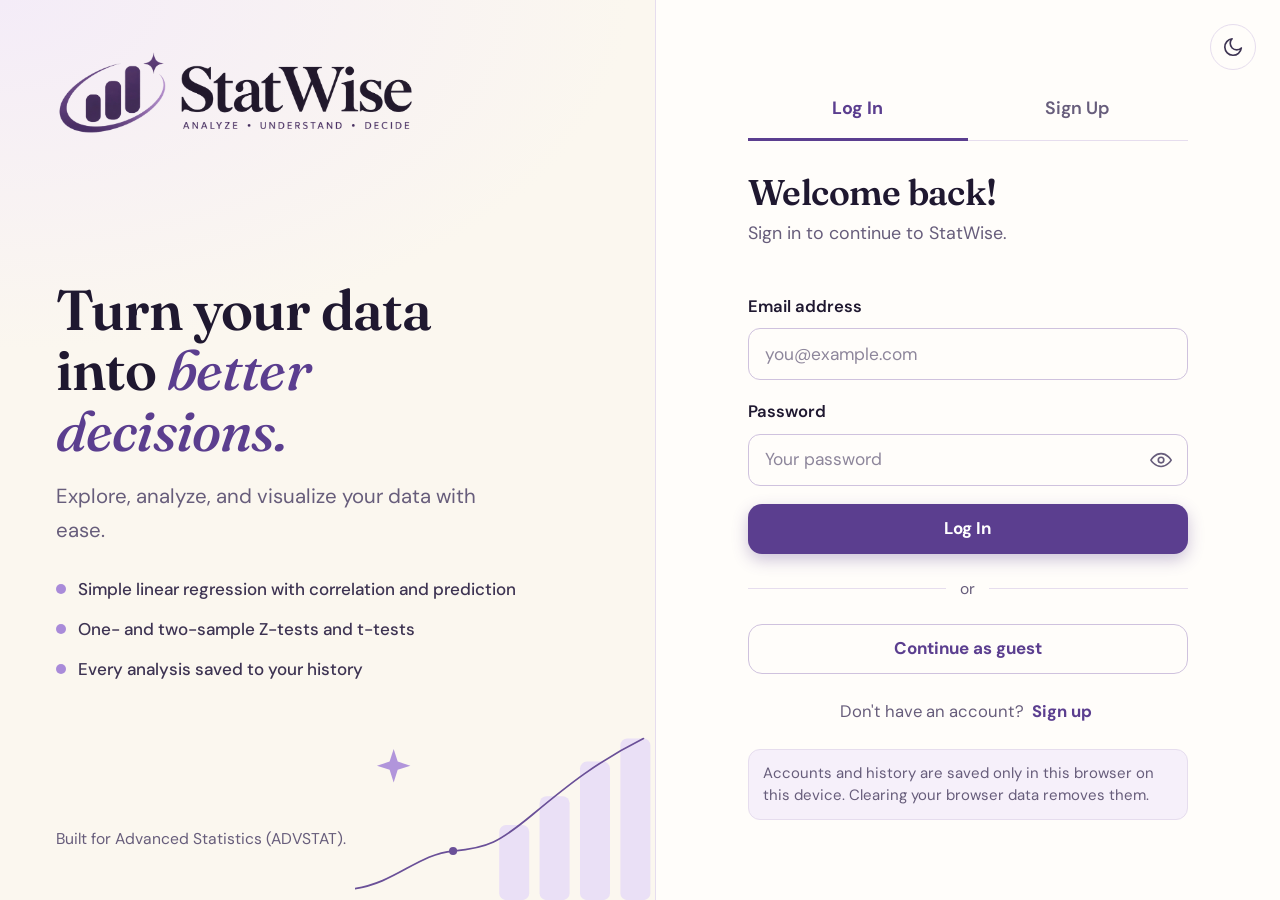
<file: StatWise/index.html>
<!DOCTYPE html>
<html lang="en">
<head>
    <meta charset="UTF-8">
    <meta name="viewport" content="width=device-width, initial-scale=1.0">
    <title>Dashboard | StatWise</title>
    <link rel="icon" type="image/png" href="assets/logo-mark-light.png">

    <script src="js/core.js"></script>
    <link rel="stylesheet" href="css/style.css">
    <link rel="stylesheet" href="css/pages.css">
    <script src="js/app.js" defer></script>
    <script src="js/charts.js" defer></script>
    <script src="js/dashboard.js" defer></script>
</head>
<body data-nav="dashboard" data-section="Workspace" data-title="Dashboard">

<div class="app-shell">
    <aside class="sidebar" id="sidebar"></aside>

    <div class="main-content">
        <header class="topbar" id="topbar"></header>

        <main class="page-content">

            <!-- GREETING -->
            <section class="greeting">
                <h1 id="greeting">Welcome!</h1>
                <p>Here's your statistics workspace at a glance.</p>
            </section>

            <!-- STATS (calculated from your analysis history) -->
            <section class="stat-grid" aria-label="Your activity">
                <div class="stat-card">
                    <div>
                        <span class="stat-label">Analyses Run</span>
                        <span class="stat-value" id="statTotal">0</span>
                        <span class="stat-delta flat" id="statTotalDelta">Nothing yet</span>
                    </div>
                    <div class="card-icon" data-icon="history"></div>
                </div>
                <div class="stat-card">
                    <div>
                        <span class="stat-label">Regression Analyses</span>
                        <span class="stat-value" id="statRegression">0</span>
                        <span class="stat-delta flat" id="statRegressionDelta">Nothing yet</span>
                    </div>
                    <div class="card-icon" data-icon="regression"></div>
                </div>
                <div class="stat-card">
                    <div>
                        <span class="stat-label">Hypothesis Tests</span>
                        <span class="stat-value" id="statHypothesis">0</span>
                        <span class="stat-delta flat" id="statHypothesisDelta">Nothing yet</span>
                    </div>
                    <div class="card-icon" data-icon="hypothesis"></div>
                </div>
            </section>

            <!-- ACTIVITY + CTA -->
            <section class="dash-grid">
                <article class="card">
                    <div class="card-head">
                        <div>
                            <span class="eyebrow">Activity</span>
                            <h2 style="font-size:1.5rem">Analytics Overview</h2>
                        </div>
                        <span class="badge">Last 7 days</span>
                    </div>
                    <div id="activityChart"></div>
                    <p class="chart-caption" id="activityCaption"></p>
                </article>

                <article class="cta-card">
                    <h2>Ready for your next analysis?</h2>
                    <p>Pick a tool, load sample data, and see the results in seconds.</p>
                    <a href="regression.html" class="btn btn-primary">Start with regression &rarr;</a>
                    <div class="cta-bars" aria-hidden="true"><span></span><span></span><span></span></div>
                </article>
            </section>

            <!-- TOOLS -->
            <section id="analysis-tools">
                <div class="section-heading">
                    <div>
                        <span class="eyebrow">Analysis tools</span>
                        <h2>What would you like to analyze?</h2>
                    </div>
                </div>

                <div class="tool-grid">
                    <article class="tool-card">
                        <div class="tool-card-top">
                            <div class="card-icon" data-icon="regression"></div>
                            <span class="badge primary">Relationships</span>
                        </div>
                        <h3>Simple Linear Regression</h3>
                        <p>Explore how two variables relate. Get the regression equation and correlation
                           coefficient, then see your data in a scatter plot.</p>
                        <div class="chip-row">
                            <span class="chip">Regression equation</span>
                            <span class="chip">Pearson's r</span>
                            <span class="chip">Scatter plot</span>
                        </div>
                        <a href="regression.html" class="tool-link">Open regression tool &rarr;</a>
                    </article>

                    <article class="tool-card">
                        <div class="tool-card-top">
                            <div class="card-icon" data-icon="hypothesis"></div>
                            <span class="badge primary">Test a claim</span>
                        </div>
                        <h3>Hypothesis Testing</h3>
                        <p>Evaluate a claim with a one- or two-sample Z-test or t-test. Choose α and the
                           tail, then see the critical value and decision.</p>
                        <div class="chip-row">
                            <span class="chip">Z &amp; t tests</span>
                            <span class="chip">Critical values</span>
                            <span class="chip">Bell curve</span>
                        </div>
                        <a href="hypothesis.html" class="tool-link">Open hypothesis tool &rarr;</a>
                    </article>
                </div>
            </section>

            <!-- RECENT + CONCEPT -->
            <section class="two-col">
                <article class="card">
                    <div class="card-head">
                        <div>
                            <span class="eyebrow">Recent</span>
                            <h3>Latest analyses</h3>
                        </div>
                        <a href="history.html" class="btn btn-ghost btn-sm">View all</a>
                    </div>
                    <div id="recentList" class="recent-list"></div>
                </article>

                <article class="card">
                    <div class="card-head">
                        <div>
                            <span class="eyebrow">Getting started</span>
                            <h3>Your quick-start guide</h3>
                        </div>
                    </div>
                    <div class="steps-list">
                        <div class="step">
                            <span class="step-number">1</span>
                            <div><h4>Prepare your data</h4>
                                <p>Organize your observations and check for missing or invalid values.</p></div>
                        </div>
                        <div class="step">
                            <span class="step-number">2</span>
                            <div><h4>Choose an analysis</h4>
                                <p>Use regression to study a relationship or hypothesis testing to evaluate a claim.</p></div>
                        </div>
                        <div class="step">
                            <span class="step-number">3</span>
                            <div><h4>Interpret the results</h4>
                                <p>Review the numbers, the graph and the plain-language explanation. Read
                                   <a href="module7.html" style="color:var(--link);font-weight:700">Module 7</a> and
                                   <a href="module9.html" style="color:var(--link);font-weight:700">Module 9</a> for the theory.</p></div>
                        </div>
                    </div>
                </article>
            </section>

            <section class="card" style="margin-top:20px">
                <div class="concept-content">
                    <div class="concept-symbol">r</div>
                    <div>
                        <span class="eyebrow">Did you know?</span>
                        <h3>Correlation is not causation.</h3>
                        <p>Two variables can move together without one causing the other. Always consider
                           context before drawing conclusions.</p>
                    </div>
                </div>
            </section>

            <footer class="page-footer">
                <span>&copy; <span data-year></span> StatWise</span>
                <span>Analyze &middot; Understand &middot; Decide</span>
                <a href="about.html">About this project</a>
            </footer>
        </main>
    </div>
</div>

<div class="sidebar-overlay" id="sidebarOverlay"></div>
</body>
</html>
</file>
<file: StatWise/css/style.css>
/* ==========================================================
   STATWISE — GLOBAL STYLES
   Design tokens (light + dark), base, layout, components.
   Palette is taken from the StatWise logo: deep aubergine
   text, royal purple bars, lilac highlights, warm cream paper.
   ========================================================== */

@import url('https://fonts.googleapis.com/css2?family=DM+Sans:ital,opsz,wght@0,9..40,400;0,9..40,500;0,9..40,600;0,9..40,700&family=Fraunces:ital,opsz,wght@0,9..144,500;0,9..144,600;0,9..144,700;1,9..144,500;1,9..144,600&display=swap');

/* ---------- TOKENS ---------- */

:root {
    color-scheme: light;

    --bg: #FBF7EF;
    --bg-wash: #F4ECF8;
    --surface: #FFFDFA;
    --surface-2: #F6F0FA;
    --surface-3: #EDE3F7;
    --border: #E6DDEE;
    --border-strong: #CFC2DE;

    --text: #1F1830;
    --text-soft: #3D3352;
    --muted: #675D7B;

    --primary: #5B3E8F;
    --primary-hover: #4A3175;
    --on-primary: #FFFFFF;
    --accent: #A98BD9;
    --accent-soft: #E9DEF7;
    --link: #5B3E8F;

    --success: #1F7A55;
    --success-bg: #E2F3EA;
    --danger: #B0344A;
    --danger-bg: #FBE7EA;
    --warning: #8A5A12;
    --warning-bg: #FBF0D9;

    --chart-line: #5B3E8F;
    --chart-line-2: #D08A2E;
    --chart-grid: #E9E1F1;
    --chart-axis: #8E839F;
    --chart-reject: #E7A3AE;
    --chart-reject-line: #B0344A;

    --shadow-sm: 0 1px 2px rgba(60, 35, 100, .06), 0 1px 1px rgba(60, 35, 100, .04);
    --shadow: 0 6px 22px rgba(60, 35, 100, .08);
    --shadow-lg: 0 18px 50px rgba(60, 35, 100, .14);

    --font-body: 'DM Sans', system-ui, -apple-system, 'Segoe UI', Arial, sans-serif;
    --font-display: 'Fraunces', 'Iowan Old Style', Georgia, 'Times New Roman', serif;

    --radius: 18px;
    --radius-sm: 12px;
    --sidebar-w: 288px;
    --topbar-h: 76px;
}

:root[data-theme="dark"] {
    color-scheme: dark;

    --bg: #1A1625;
    --bg-wash: #211B30;
    --surface: #252036;
    --surface-2: #2D2742;
    --surface-3: #373050;
    --border: #3B3454;
    --border-strong: #4D4570;

    --text: #F4EEFB;
    --text-soft: #DDD3EC;
    --muted: #B3A8C9;

    --primary: #BFA3EC;
    --primary-hover: #D1BAF4;
    --on-primary: #1A1625;
    --accent: #9A79D6;
    --accent-soft: #3A3158;
    --link: #CDB6F3;

    --success: #6FD3A4;
    --success-bg: #20382F;
    --danger: #FF8FA3;
    --danger-bg: #43202B;
    --warning: #F2C46D;
    --warning-bg: #3D3220;

    --chart-line: #C7ADF2;
    --chart-line-2: #F0B35B;
    --chart-grid: #38314F;
    --chart-axis: #9B90B3;
    --chart-reject: #7A3A4B;
    --chart-reject-line: #FF8FA3;

    --shadow-sm: 0 1px 2px rgba(0, 0, 0, .35);
    --shadow: 0 8px 26px rgba(0, 0, 0, .35);
    --shadow-lg: 0 18px 50px rgba(0, 0, 0, .5);
}

/* ---------- BASE ---------- */

*, *::before, *::after { box-sizing: border-box; }

* { margin: 0; padding: 0; }

html {
    font-size: 17px;           /* larger base: every rem scales from here */
    scroll-behavior: smooth;
    -webkit-text-size-adjust: 100%;
}

body {
    min-width: 320px;
    font-family: var(--font-body);
    font-size: 1rem;
    line-height: 1.65;
    color: var(--text);
    background: var(--bg);
    -webkit-font-smoothing: antialiased;
    transition: background-color .25s ease, color .25s ease;
}

a { color: inherit; text-decoration: none; }
button, input, select, textarea { font: inherit; color: inherit; }
button { cursor: pointer; }
img, svg { display: block; max-width: 100%; }
[hidden] { display: none !important; }

h1, h2, h3, h4 { line-height: 1.2; color: var(--text); }

h1, h2 {
    font-family: var(--font-display);
    font-weight: 600;
    letter-spacing: -0.015em;
}

h1 { font-size: clamp(2.1rem, 3.6vw, 2.9rem); }
h2 { font-size: clamp(1.6rem, 2.4vw, 2rem); }
h3 { font-size: 1.3rem; font-weight: 700; }
h4 { font-size: 1.1rem; font-weight: 700; }

h1 em, h2 em, .accent-italic {
    font-style: italic;
    font-weight: 500;
    color: var(--primary);
}

p { color: var(--text-soft); }

:focus-visible {
    outline: 3px solid var(--accent);
    outline-offset: 2px;
    border-radius: 6px;
}

.eyebrow {
    display: block;
    margin-bottom: 8px;
    color: var(--primary);
    font-size: .8rem;
    font-weight: 700;
    letter-spacing: .14em;
    text-transform: uppercase;
}

.muted { color: var(--muted); }

.sr-only {
    position: absolute; width: 1px; height: 1px; overflow: hidden;
    clip: rect(0 0 0 0); white-space: nowrap;
}

/* ---------- ICONS ---------- */

.icon {
    width: 1.3em; height: 1.3em; flex: none;
    stroke: currentColor; fill: none;
    stroke-width: 1.8; stroke-linecap: round; stroke-linejoin: round;
}

/* ---------- APP SHELL ---------- */

.app-shell { min-height: 100vh; }

.sidebar {
    position: fixed; inset: 0 auto 0 0; z-index: 30;
    width: var(--sidebar-w);
    padding: 26px 18px 20px;
    display: flex; flex-direction: column;
    overflow-y: auto;
    background: var(--surface);
    border-right: 1px solid var(--border);
    transition: transform .25s ease, background-color .25s ease;
}

.brand {
    display: flex; align-items: center; gap: 12px;
    padding: 0 10px 30px;
}

.brand-mark { width: 50px; height: auto; }

.brand-name {
    font-family: var(--font-display);
    font-size: 1.85rem; font-weight: 600; letter-spacing: -.02em;
    line-height: 1; color: var(--text);
}

.nav-heading {
    margin: 0 0 10px; padding: 0 14px;
    color: var(--muted);
    font-size: .78rem; font-weight: 700; letter-spacing: .14em;
}

.navigation { display: grid; gap: 6px; margin-bottom: 26px; }

.nav-link {
    min-height: 52px; padding: 0 16px;
    display: flex; align-items: center; gap: 14px;
    border-radius: 14px;
    color: var(--text-soft);
    font-size: 1.02rem; font-weight: 500;
    transition: background-color .15s ease, color .15s ease;
}

.nav-link .icon { color: var(--muted); }

.nav-link:hover { background: var(--surface-2); color: var(--text); }

.nav-link.active {
    background: var(--accent-soft);
    color: var(--text);
    font-weight: 700;
}
.nav-link.active .icon { color: var(--primary); }

.sidebar-foot {
    margin-top: auto; padding: 14px;
    border: 1px solid var(--border); border-radius: 14px;
    background: var(--surface-2);
}
.sidebar-foot strong { display: block; font-size: .95rem; }
.sidebar-foot span { color: var(--muted); font-size: .88rem; }

.main-content {
    min-height: 100vh;
    margin-left: var(--sidebar-w);
    display: flex; flex-direction: column;
}

.topbar {
    position: sticky; top: 0; z-index: 20;
    height: var(--topbar-h); padding: 0 40px;
    display: flex; align-items: center; justify-content: space-between; gap: 18px;
    background: color-mix(in srgb, var(--bg) 88%, transparent);
    backdrop-filter: blur(10px);
    border-bottom: 1px solid var(--border);
}

.breadcrumb { color: var(--muted); font-size: 1rem; }
.breadcrumb span { margin: 0 10px; opacity: .6; }
.breadcrumb strong { color: var(--text); font-weight: 600; }

.topbar-right { display: flex; align-items: center; gap: 12px; }

.menu-toggle {
    display: none;
    width: 46px; height: 46px; place-items: center;
    border: 1px solid var(--border); border-radius: 12px;
    background: var(--surface);
}

.icon-button {
    width: 46px; height: 46px;
    display: inline-grid; place-items: center;
    border: 1px solid var(--border); border-radius: 50%;
    background: var(--surface); color: var(--text-soft);
    transition: background-color .15s, color .15s, border-color .15s;
}
.icon-button:hover { background: var(--surface-2); color: var(--primary); border-color: var(--border-strong); }

/* theme toggle swaps sun/moon */
.theme-toggle .i-sun { display: none; }
:root[data-theme="dark"] .theme-toggle .i-sun { display: block; }
:root[data-theme="dark"] .theme-toggle .i-moon { display: none; }

.user-menu { position: relative; }

.user-button {
    display: flex; align-items: center; gap: 10px;
    padding: 4px 12px 4px 4px;
    border: 1px solid var(--border); border-radius: 999px;
    background: var(--surface);
}
.user-button:hover { border-color: var(--border-strong); }

.avatar {
    width: 38px; height: 38px; display: grid; place-items: center;
    border-radius: 50%;
    background: var(--primary); color: var(--on-primary);
    font-size: .9rem; font-weight: 700;
}
.avatar.lg { width: 84px; height: 84px; font-size: 1.9rem; font-family: var(--font-display); }

.user-button .user-name { font-weight: 600; font-size: .95rem; }

.user-dropdown {
    position: absolute; right: 0; top: calc(100% + 10px);
    min-width: 240px; padding: 10px;
    border: 1px solid var(--border); border-radius: 16px;
    background: var(--surface); box-shadow: var(--shadow-lg);
}
.user-dropdown .who { padding: 10px 12px 12px; border-bottom: 1px solid var(--border); margin-bottom: 8px; }
.user-dropdown .who strong { display: block; }
.user-dropdown .who span { color: var(--muted); font-size: .9rem; word-break: break-all; }
.user-dropdown button {
    width: 100%; padding: 11px 12px; display: flex; align-items: center; gap: 10px;
    border: 0; border-radius: 10px; background: none; text-align: left; font-weight: 500;
}
.user-dropdown button:hover { background: var(--surface-2); }

.page-content {
    flex: 1;
    width: 100%; max-width: 1360px; margin: 0 auto;
    padding: 38px 40px 24px;
}

.page-header {
    display: flex; align-items: flex-end; justify-content: space-between; gap: 24px;
    margin-bottom: 30px;
}
.page-header p { max-width: none; margin-top: 10px; font-size: 1.1rem; color: var(--muted); }

.page-footer {
    margin-top: 40px; padding: 22px 0 6px;
    display: flex; flex-wrap: wrap; justify-content: space-between; gap: 10px 20px;
    border-top: 1px solid var(--border);
    color: var(--muted); font-size: .92rem;
}
.page-footer a { color: var(--link); font-weight: 600; }

.sidebar-overlay { display: none; }

/* ---------- CARDS ---------- */

.card, .panel {
    padding: 28px;
    border: 1px solid var(--border);
    border-radius: var(--radius);
    background: var(--surface);
    box-shadow: var(--shadow-sm);
    transition: background-color .25s ease, border-color .25s ease;
}

.card-head {
    display: flex; align-items: flex-start; justify-content: space-between; gap: 16px;
    margin-bottom: 18px;
}
.card-head h2, .card-head h3 { margin: 0; }

.card-icon {
    width: 48px; height: 48px; flex: none;
    display: grid; place-items: center;
    border-radius: 14px;
    background: var(--accent-soft); color: var(--primary);
}

.badge, .result-status {
    display: inline-flex; align-items: center; gap: 6px;
    padding: 5px 14px;
    border-radius: 999px;
    background: var(--surface-2); color: var(--muted);
    border: 1px solid var(--border);
    font-size: .85rem; font-weight: 700; white-space: nowrap;
}
.result-status.ready, .badge.ok { background: var(--success-bg); color: var(--success); border-color: transparent; }
.badge.primary { background: var(--accent-soft); color: var(--primary); border-color: transparent; }
.badge.danger { background: var(--danger-bg); color: var(--danger); border-color: transparent; }

/* ---------- BUTTONS ---------- */

.btn {
    min-height: 50px; padding: 0 24px;
    display: inline-flex; align-items: center; justify-content: center; gap: 10px;
    border: 1.5px solid transparent; border-radius: 14px;
    font-size: 1rem; font-weight: 700; line-height: 1;
    white-space: nowrap;
    transition: background-color .15s, border-color .15s, transform .1s, box-shadow .15s;
}
.btn:active { transform: translateY(1px); }

.btn-primary { background: var(--primary); color: var(--on-primary); box-shadow: 0 6px 16px color-mix(in srgb, var(--primary) 30%, transparent); }
.btn-primary:hover { background: var(--primary-hover); }

.btn-secondary { background: var(--surface); color: var(--primary); border-color: var(--border-strong); }
.btn-secondary:hover { background: var(--surface-2); border-color: var(--primary); }

.btn-ghost { background: transparent; color: var(--muted); }
.btn-ghost:hover { color: var(--text); background: var(--surface-2); }

.btn-danger { background: transparent; color: var(--danger); border-color: var(--danger); }
.btn-danger:hover { background: var(--danger-bg); }

.btn-block { width: 100%; }
.btn-sm { min-height: 42px; padding: 0 16px; font-size: .95rem; border-radius: 12px; }

.text-button {
    padding: 8px 12px; border: 0; background: none;
    color: var(--muted); font-weight: 600; border-radius: 8px;
}
.text-button:hover { color: var(--text); background: var(--surface-2); }

/* ---------- FORMS ---------- */

.form-grid { display: grid; grid-template-columns: repeat(auto-fit, minmax(230px, 1fr)); gap: 20px; }
.form-group { display: grid; gap: 8px; align-content: start; }

label, .label { font-size: .98rem; font-weight: 600; color: var(--text); }

input[type="text"], input[type="email"], input[type="password"], input[type="number"], select {
    width: 100%; min-height: 52px; padding: 0 16px;
    border: 1.5px solid var(--border-strong); border-radius: 12px;
    background: var(--surface); color: var(--text);
    font-size: 1.02rem;
    transition: border-color .15s, box-shadow .15s, background-color .25s;
}
input::placeholder { color: color-mix(in srgb, var(--muted) 75%, transparent); }
input:hover, select:hover { border-color: var(--accent); }
input:focus, select:focus {
    outline: none; border-color: var(--primary);
    box-shadow: 0 0 0 4px color-mix(in srgb, var(--accent) 35%, transparent);
}
select { appearance: none; padding-right: 44px;
    background-image: url("data:image/svg+xml,%3Csvg xmlns='http://www.w3.org/2000/svg' width='14' height='9' fill='none' stroke='%23887aa0' stroke-width='2' stroke-linecap='round' stroke-linejoin='round'%3E%3Cpath d='M1 1.5l6 6 6-6'/%3E%3C/svg%3E");
    background-repeat: no-repeat; background-position: right 16px center; }

.error-message, .form-error {
    min-height: 1.4em; margin-top: 12px;
    color: var(--danger); font-weight: 600; font-size: .98rem;
}
.form-error:not(:empty), .form-error:not([hidden]) {
    padding: 12px 16px; border-radius: 12px; background: var(--danger-bg);
}
.error-message:empty { display: none; }

.note {
    display: flex; gap: 12px; align-items: flex-start;
    padding: 14px 16px; border-radius: 12px;
    background: var(--surface-2); border: 1px solid var(--border);
    color: var(--text-soft); font-size: .96rem; line-height: 1.55;
}
.note .icon { margin-top: 2px; color: var(--primary); }
.note p { font-size: inherit; }

/* ---------- TABLES ---------- */

.data-table { width: 100%; border-collapse: collapse; }
.data-table th {
    padding: 12px 14px; text-align: left;
    color: var(--muted); font-size: .8rem; font-weight: 700;
    letter-spacing: .1em; text-transform: uppercase;
    background: var(--surface-2);
}
.data-table td { padding: 8px 14px; border-top: 1px solid var(--border); }

/* ---------- METRICS ---------- */

.metrics-grid { display: grid; grid-template-columns: repeat(auto-fit, minmax(190px, 1fr)); gap: 16px; }

.metric-card, .result-metric {
    padding: 18px 20px;
    border: 1px solid var(--border); border-radius: var(--radius-sm);
    background: var(--surface-2);
}
.metric-card .metric-label, .result-metric > span {
    display: block; color: var(--muted); font-size: .92rem; font-weight: 600;
}
.metric-card strong, .result-metric strong {
    display: block; margin: 4px 0; font-family: var(--font-display);
    font-size: 2rem; font-weight: 600; letter-spacing: -.01em; line-height: 1.2; color: var(--text);
    overflow-wrap: anywhere;
}
.metric-card small, .result-metric small { color: var(--muted); font-size: .88rem; line-height: 1.4; display: block; }

/* ---------- SVG CHART (shared) ---------- */

.chart-svg { width: 100%; height: auto; overflow: visible; }
.chart-svg text { font-family: var(--font-body); fill: var(--chart-axis); font-size: 13px; }
.chart-svg .axis-title { font-size: 14px; font-weight: 600; fill: var(--muted); }
.chart-svg .grid { stroke: var(--chart-grid); stroke-width: 1; }
.chart-svg .axis { stroke: var(--chart-axis); stroke-width: 1.5; }
.chart-svg .pt { fill: var(--chart-line); stroke: var(--surface); stroke-width: 2; }
.chart-svg .fit { stroke: var(--chart-line-2); stroke-width: 3.5; stroke-linecap: round; fill: none; }
.chart-svg .curve { stroke: var(--chart-line); stroke-width: 3.5; fill: none; stroke-linejoin: round; }
.chart-svg .reject-fill { fill: var(--chart-reject); opacity: .85; }
.chart-svg .reject-line { stroke: var(--chart-reject-line); stroke-width: 2; stroke-dasharray: 6 5; }
.chart-svg .reject-label { fill: var(--chart-reject-line); font-weight: 700; font-size: 13px; }
.chart-svg .stat-line { stroke: var(--text); stroke-width: 2.5; }
.chart-svg .stat-dot { fill: var(--text); }
.chart-svg .stat-label { fill: var(--text); font-weight: 700; font-size: 14px; }

/* ---------- RESPONSIVE (shell) ---------- */

@media (max-width: 1000px) {
    .sidebar { transform: translateX(-100%); box-shadow: var(--shadow-lg); }
    .sidebar.open { transform: translateX(0); }
    .main-content { margin-left: 0; }
    .menu-toggle { display: inline-grid; }
    .topbar { padding: 0 20px; }
    .page-content { padding: 28px 20px 20px; }
    .sidebar-overlay.show {
        display: block; position: fixed; inset: 0; z-index: 25;
        background: rgba(15, 10, 28, .55);
    }
    .breadcrumb .crumb-section, .breadcrumb .crumb-sep { display: none; }
    .user-button .user-name { display: none; }
    .user-button { padding: 4px; }
}

@media (max-width: 640px) {
    html { font-size: 16px; }
    .page-header { flex-direction: column; align-items: flex-start; }
    .card, .panel { padding: 22px 18px; }
    .btn { padding: 0 18px; }
}

@media (prefers-reduced-motion: reduce) {
    * { transition: none !important; scroll-behavior: auto !important; }
}

@media print {
    .sidebar, .topbar, .sidebar-overlay { display: none !important; }
    .main-content { margin: 0; }
}
</file>
<file: StatWise/css/pages.css>
/* ==========================================================
   STATWISE — PAGE STYLES
   Dashboard · Regression · Hypothesis · History · Modules · About
   ========================================================== */

/* ---------- DASHBOARD ---------- */

.greeting { margin-bottom: 28px; }
.greeting h1 { margin-bottom: 6px; }
.greeting p { font-size: 1.15rem; color: var(--muted); }

.stat-grid {
    display: grid; grid-template-columns: repeat(auto-fit, minmax(260px, 1fr));
    gap: 20px; margin-bottom: 24px;
}

.stat-card {
    display: flex; align-items: center; justify-content: space-between; gap: 16px;
    padding: 24px 26px;
    border: 1px solid var(--border); border-radius: var(--radius);
    background: var(--surface); box-shadow: var(--shadow-sm);
}
.stat-card .stat-label { display: block; color: var(--muted); font-weight: 600; font-size: .98rem; }
.stat-card .stat-value {
    display: block; margin: 2px 0 4px;
    font-family: var(--font-display); font-size: 2.9rem; font-weight: 600; line-height: 1.1;
}
.stat-card .stat-delta { font-size: .9rem; font-weight: 700; color: var(--success); }
.stat-card .stat-delta.flat { color: var(--muted); font-weight: 500; }
.stat-card .card-icon { width: 58px; height: 58px; border-radius: 50%; }
.stat-card .card-icon .icon { width: 1.6em; height: 1.6em; }

.dash-grid {
    display: grid; grid-template-columns: minmax(0, 1.9fr) minmax(0, 1fr);
    gap: 20px; margin-bottom: 24px;
}

.cta-card {
    position: relative; overflow: hidden;
    display: flex; flex-direction: column; justify-content: center; gap: 14px;
    padding: 32px;
    border: 1px solid var(--border); border-radius: var(--radius);
    background: linear-gradient(150deg, var(--accent-soft), var(--surface-2));
}
.cta-card h2 { font-size: 1.9rem; max-width: 12ch; }
.cta-card p { max-width: 26ch; color: var(--text-soft); }
.cta-card .btn { align-self: flex-start; margin-top: 4px; }
.cta-bars {
    position: absolute; right: 22px; bottom: 0;
    display: flex; align-items: flex-end; gap: 10px; opacity: .55; pointer-events: none;
}
.cta-bars span { width: 26px; border-radius: 10px 10px 0 0; background: var(--accent); }
.cta-bars span:nth-child(1) { height: 56px; }
.cta-bars span:nth-child(2) { height: 92px; }
.cta-bars span:nth-child(3) { height: 132px; }

.tool-grid { display: grid; grid-template-columns: repeat(auto-fit, minmax(320px, 1fr)); gap: 20px; margin-bottom: 24px; }

.tool-card {
    display: flex; flex-direction: column; gap: 14px;
    padding: 28px;
    border: 1px solid var(--border); border-radius: var(--radius);
    background: var(--surface); box-shadow: var(--shadow-sm);
    transition: transform .15s ease, box-shadow .15s ease, border-color .15s ease;
}
.tool-card:hover { transform: translateY(-3px); box-shadow: var(--shadow); border-color: var(--accent); }
.tool-card-top { display: flex; align-items: center; justify-content: space-between; gap: 12px; }
.tool-card p { color: var(--muted); }
.chip-row { display: flex; flex-wrap: wrap; gap: 8px; }
.chip {
    padding: 5px 13px; border-radius: 999px;
    background: var(--surface-2); border: 1px solid var(--border);
    color: var(--text-soft); font-size: .9rem; font-weight: 500;
}
.tool-link { margin-top: auto; color: var(--link); font-weight: 700; }
.tool-link:hover { text-decoration: underline; }

.two-col { display: grid; grid-template-columns: repeat(auto-fit, minmax(340px, 1fr)); gap: 20px; }

.recent-list { display: grid; gap: 10px; }
.recent-item {
    display: flex; align-items: center; gap: 14px;
    padding: 14px 16px; border: 1px solid var(--border); border-radius: 14px;
    background: var(--surface-2);
    transition: border-color .15s;
}
.recent-item:hover { border-color: var(--accent); }
.recent-item .card-icon { width: 44px; height: 44px; border-radius: 12px; }
.recent-item strong { display: block; line-height: 1.3; }
.recent-item small { color: var(--muted); font-size: .9rem; }
.recent-item .grow { flex: 1; min-width: 0; }

.empty-state { text-align: center; padding: 34px 20px; color: var(--muted); }
.empty-state .empty-icon {
    width: 68px; height: 68px; margin: 0 auto 14px;
    display: grid; place-items: center; border-radius: 50%;
    background: var(--accent-soft); color: var(--primary);
    font-family: var(--font-display); font-size: 2rem;
}
.empty-state h3 { color: var(--text); margin-bottom: 6px; }
.empty-state p { max-width: 38ch; margin: 0 auto; color: var(--muted); }
.empty-state .btn { margin-top: 18px; }

.steps-list { display: grid; gap: 18px; }
.step { display: flex; gap: 16px; }
.step-number {
    flex: none; width: 44px; height: 44px; display: grid; place-items: center;
    border-radius: 50%; background: var(--accent-soft); color: var(--primary);
    font-weight: 700;
}
.step p { color: var(--muted); font-size: .98rem; }

.concept-content { display: flex; gap: 20px; align-items: center; }
.concept-symbol {
    flex: none; width: 84px; height: 84px; display: grid; place-items: center;
    border-radius: 22px; background: var(--accent-soft); color: var(--primary);
    font-family: var(--font-display); font-style: italic; font-size: 2.8rem;
}
.concept-content p { color: var(--muted); }

/* ---------- TOOL PAGES (shared) ---------- */

.heading-badge {
    display: flex; align-items: center; gap: 14px;
    padding: 14px 20px; border: 1px solid var(--border); border-radius: 16px;
    background: var(--surface);
}
.heading-badge .card-icon { width: 44px; height: 44px; }
.heading-badge strong { display: block; line-height: 1.3; }
.heading-badge small { color: var(--muted); font-size: .9rem; }

.panel-description { margin-bottom: 18px; color: var(--muted); }

.stack { display: grid; gap: 22px; }

/* ---------- HYPOTHESIS: level inputs when a label wraps ---------- */

.input-section .form-grid > .form-group {
    grid-template-rows: 1fr auto;   /* label takes the spare height, input sits at the bottom */
    align-content: stretch;
}

/* ---------- REGRESSION ---------- */

.formula-card {
    display: flex; align-items: center; justify-content: space-between; gap: 28px; flex-wrap: wrap;
    margin-bottom: 24px; padding: 30px 34px;
    border: 1px solid var(--border); border-radius: var(--radius);
    background: linear-gradient(135deg, var(--accent-soft), var(--surface-2));
}
.formula-card h2 { font-size: 1.7rem; }
.formula-card p { color: var(--text-soft); max-width: 46ch; margin-top: 6px; }
.formula-display { text-align: center; }
.formula-symbol {
    display: block; font-family: var(--font-display); font-style: italic;
    font-size: 2.8rem; font-weight: 600; color: var(--primary);
}
.formula-legend { display: flex; gap: 18px; justify-content: center; color: var(--text-soft); font-size: .96rem; }
.formula-legend b { color: var(--primary); }

.regression-workspace {
    display: grid; grid-template-columns: minmax(0, 1fr) minmax(0, 1.15fr);
    gap: 24px; align-items: start; margin-bottom: 24px;
}

.variable-names {
    display: grid; grid-template-columns: repeat(2, minmax(0, 1fr)); gap: 14px;
    margin-bottom: 18px;
}

.data-actions { display: flex; align-items: center; gap: 10px; margin-bottom: 16px; flex-wrap: wrap; }

/* Paired-data table: shows 5 rows, scrolls beyond that. */
.table-scroll {
    --head-h: 46px;
    --row-h: 66px;
    max-height: calc(var(--head-h) + 5 * var(--row-h) + 8px);
    overflow-y: auto; overflow-x: hidden;
    border: 1px solid var(--border); border-radius: 14px;
    background: var(--surface);
    scrollbar-gutter: stable;
}
.table-scroll .data-table { table-layout: fixed; }
.table-scroll .data-table th {
    overflow: hidden; text-overflow: ellipsis; white-space: nowrap;
    position: sticky; top: 0; z-index: 2;
    height: var(--head-h); box-shadow: 0 1px 0 var(--border);
}
.table-scroll .data-table tbody tr { height: var(--row-h); }
.table-scroll .data-table td { padding: 8px 12px; }
.table-scroll .data-table td:first-child,
.table-scroll .data-table th:first-child { width: 52px; text-align: center; color: var(--muted); font-weight: 600; }
.table-scroll .data-table td:last-child,
.table-scroll .data-table th:last-child { width: 54px; padding-left: 4px; }
.table-scroll input { min-height: 46px; }

.scroll-hint { margin-top: 8px; font-size: .88rem; color: var(--muted); }

.remove-row {
    width: 38px; height: 38px; display: grid; place-items: center;
    border: 0; border-radius: 10px; background: none;
    color: var(--muted); font-size: 1.5rem; line-height: 1;
}
.remove-row:hover { background: var(--danger-bg); color: var(--danger); }

.add-row-button {
    width: 100%; margin: 14px 0; min-height: 50px;
    border: 1.5px dashed var(--border-strong); border-radius: 14px;
    background: none; color: var(--primary); font-weight: 700;
}
.add-row-button:hover { background: var(--surface-2); border-color: var(--primary); }

.calculate-button { width: 100%; margin-top: 16px; min-height: 56px; font-size: 1.05rem; }

.results-panel .empty-results { text-align: center; padding: 44px 20px; }
.results-panel .empty-results .empty-icon {
    width: 72px; height: 72px; margin: 0 auto 14px; display: grid; place-items: center;
    border-radius: 50%; background: var(--accent-soft); color: var(--primary);
    font-family: var(--font-display); font-size: 2.2rem;
}
.empty-results h3 { margin-bottom: 8px; }
.empty-results p { color: var(--muted); max-width: 36ch; margin: 0 auto; }

#resultsContent { display: grid; gap: 18px; }

.equation-result {
    padding: 22px 24px; border-radius: var(--radius-sm);
    background: var(--primary); color: var(--on-primary);
}
.equation-result span { display: block; font-size: .8rem; font-weight: 700; letter-spacing: .14em; opacity: .85; }
.equation-result strong { font-family: var(--font-display); font-size: 2.1rem; font-weight: 600; overflow-wrap: anywhere; }

.relationship-card, .interpretation-card, .prediction-card {
    padding: 22px 24px; border: 1px solid var(--border); border-radius: var(--radius-sm);
    background: var(--surface-2);
}
.relationship-card-header { display: flex; justify-content: space-between; align-items: flex-start; gap: 12px; margin-bottom: 12px; }
.relationship-card h3 { font-size: 1.2rem; }
.relationship-icon {
    width: 46px; height: 46px; display: grid; place-items: center; border-radius: 50%;
    background: var(--accent-soft); color: var(--primary); font-size: 1.4rem; font-weight: 700;
}
.relationship-badges { display: flex; flex-wrap: wrap; gap: 8px; margin-bottom: 16px; }
.relationship-badge {
    padding: 5px 14px; border-radius: 999px; font-size: .9rem; font-weight: 700;
    background: var(--success-bg); color: var(--success);
}
.relationship-badge.strength-badge { background: var(--accent-soft); color: var(--primary); }
.relationship-badge.negative { background: var(--danger-bg); color: var(--danger); }
.relationship-badge.neutral { background: var(--surface-3); color: var(--muted); }

.relationship-scale { margin-bottom: 14px; }
.relationship-scale-labels { display: flex; justify-content: space-between; color: var(--muted); font-size: .85rem; margin-bottom: 8px; gap: 6px; }
.relationship-scale-track {
    position: relative; height: 12px; border-radius: 999px;
    background: linear-gradient(90deg, var(--danger), var(--surface-3) 50%, var(--success));
}
.relationship-scale-marker {
    position: absolute; top: 50%; left: 50%; width: 22px; height: 22px;
    transform: translate(-50%, -50%); border-radius: 50%;
    background: var(--surface); border: 4px solid var(--primary);
    box-shadow: var(--shadow-sm); transition: left .4s ease;
}

.interpretation-card { display: flex; gap: 16px; }
.interpretation-icon {
    flex: none; width: 44px; height: 44px; display: grid; place-items: center;
    border-radius: 12px; background: var(--accent-soft); color: var(--primary); font-size: 1.2rem;
}
.interpretation-card h3, .prediction-card h3 { margin-bottom: 6px; font-size: 1.2rem; }
.interpretation-card p, .prediction-card > p { color: var(--text-soft); }

.prediction-controls { display: flex; align-items: center; gap: 12px; margin: 14px 0; flex-wrap: wrap; }
.prediction-controls input { flex: 1 1 140px; width: auto; }
.prediction-output {
    padding: 14px 16px; border-radius: 12px; background: var(--surface);
    border: 1px solid var(--border); color: var(--text-soft);
}

.insight-panel, .chart-panel { margin-bottom: 24px; }
.insight-grid {
    display: grid; grid-template-columns: repeat(2, minmax(0, 1fr));
    gap: 18px; align-items: stretch;
}
.insight-grid .prediction-card > p { margin-bottom: 0; }
.chart-container { padding: 8px 0 0; }
.chart-caption { margin-top: 10px; color: var(--muted); font-size: .95rem; }
.chart-empty { padding: 60px 20px; text-align: center; color: var(--muted); border: 1.5px dashed var(--border-strong); border-radius: 14px; }
.chart-legend, .curve-legend { display: flex; gap: 22px; flex-wrap: wrap; margin-top: 14px; color: var(--text-soft); font-size: .95rem; }
.chart-legend i, .curve-legend i { display: inline-block; width: 14px; height: 14px; border-radius: 4px; margin-right: 8px; vertical-align: -2px; }
.lg-points { background: var(--chart-line); border-radius: 50% !important; }
.lg-fit { background: var(--chart-line-2); }
.lg-curve { background: var(--chart-line); }
.lg-reject { background: var(--chart-reject); }
.lg-stat { background: var(--text); }

.learning-grid { display: grid; grid-template-columns: repeat(auto-fit, minmax(290px, 1fr)); gap: 20px; }
.learning-card { display: flex; flex-direction: column; gap: 10px; }
.learning-number {
    width: 46px; height: 46px; display: grid; place-items: center; border-radius: 14px;
    background: var(--accent-soft); color: var(--primary); font-weight: 700;
}
.learning-card p { color: var(--muted); }

/* ---------- HYPOTHESIS ---------- */

.hypothesis-hero {
    display: flex; align-items: center; justify-content: space-between; gap: 28px; flex-wrap: wrap;
    margin-bottom: 24px; padding: 30px 34px;
    border: 1px solid var(--border); border-radius: var(--radius);
    background: linear-gradient(135deg, var(--accent-soft), var(--surface-2));
}
.hypothesis-hero h2 { font-size: 1.7rem; }
.hypothesis-hero p { color: var(--text-soft); max-width: 48ch; margin-top: 6px; }
.hypothesis-symbol { font-family: var(--font-display); font-size: 2.6rem; font-weight: 600; color: var(--primary); }
.hypothesis-symbol span { font-style: italic; font-size: 1.2rem; font-weight: 500; color: var(--muted); margin: 0 6px; }

.concept-grid { display: grid; grid-template-columns: repeat(auto-fit, minmax(240px, 1fr)); gap: 18px; margin-bottom: 24px; }
.concept-card {
    padding: 24px; border: 1px solid var(--border); border-radius: var(--radius);
    background: var(--surface); box-shadow: var(--shadow-sm);
}
.concept-number { display: block; margin-bottom: 10px; color: var(--primary); font-weight: 700; letter-spacing: .1em; }
.concept-card h3 { font-size: 1.15rem; margin-bottom: 6px; }
.concept-card p { color: var(--muted); font-size: .98rem; }

.procedure-list { list-style: none; display: grid; grid-template-columns: repeat(auto-fit, minmax(300px, 1fr)); gap: 16px 24px; }
.procedure-list li { display: flex; gap: 16px; align-items: flex-start; }
.procedure-list li > span {
    flex: none; width: 42px; height: 42px; display: grid; place-items: center;
    border-radius: 50%; background: var(--accent-soft); color: var(--primary); font-weight: 700;
}
.procedure-list p { color: var(--muted); font-size: .98rem; }

.section-heading { display: flex; justify-content: space-between; align-items: flex-start; gap: 16px; margin-bottom: 22px; }
.section-heading p { color: var(--muted); margin-top: 4px; }

.calculator-card, .results-card, .procedure-card { margin-bottom: 24px; }

.input-section {
    margin-top: 24px; padding: 22px; border: 1px solid var(--border);
    border-radius: var(--radius-sm); background: var(--surface-2);
}
.input-section h3 { margin-bottom: 14px; font-size: 1.15rem; }
.input-section input, .input-section select { background: var(--surface); }

.df-hint {
    margin-top: 20px; padding: 14px 18px; border-radius: 12px;
    background: var(--accent-soft); color: var(--text); font-size: .98rem;
}
.df-hint strong { color: var(--primary); }

.form-note { margin-top: 20px; }
.form-actions { display: flex; gap: 12px; flex-wrap: wrap; margin-top: 24px; }

.result-grid { display: grid; grid-template-columns: repeat(auto-fit, minmax(220px, 1fr)); gap: 16px; margin-bottom: 22px; }

.decision-output {
    margin-bottom: 24px; padding: 24px 28px; border-radius: var(--radius-sm);
    background: var(--success-bg); border: 1px solid transparent;
}
.decision-output.reject { background: var(--danger-bg); }
.decision-output .eyebrow { color: var(--success); }
.decision-output.reject .eyebrow { color: var(--danger); }
.decision-output h3 { font-family: var(--font-display); font-size: 1.7rem; margin-bottom: 6px; }
.decision-output p { color: var(--text); }

.bell-curve-card { padding: 24px; border: 1px solid var(--border); border-radius: var(--radius-sm); background: var(--surface-2); }
.bell-curve-card h3 { margin-bottom: 4px; }
.bell-curve-card .muted, .bell-curve-card p { color: var(--muted); }
.bell-curve-container { margin-top: 12px; }
.chart-note { margin-top: 12px; color: var(--muted); font-size: .92rem; }

/* ---------- HISTORY ---------- */

.history-toolbar { display: flex; justify-content: space-between; align-items: center; gap: 16px; flex-wrap: wrap; margin-bottom: 20px; }
.filter-tabs { display: inline-flex; padding: 5px; gap: 4px; border: 1px solid var(--border); border-radius: 14px; background: var(--surface); }
.filter-tab {
    min-height: 42px; padding: 0 18px; border: 0; border-radius: 10px; background: none;
    color: var(--muted); font-weight: 600;
}
.filter-tab:hover { color: var(--text); }
.filter-tab[aria-pressed="true"] { background: var(--accent-soft); color: var(--primary); }

.history-list { display: grid; gap: 14px; }

.history-item {
    border: 1px solid var(--border); border-radius: var(--radius);
    background: var(--surface); box-shadow: var(--shadow-sm); overflow: hidden;
    transition: border-color .15s, box-shadow .15s;
}
.history-item.open { border-color: var(--accent); box-shadow: var(--shadow); }

.history-row {
    width: 100%; padding: 20px 24px; display: flex; align-items: center; gap: 18px;
    border: 0; background: none; text-align: left;
}
.history-row:hover { background: var(--surface-2); }
.history-row .card-icon { width: 50px; height: 50px; }
.history-row .grow { flex: 1; min-width: 0; }
.history-row strong { display: block; font-size: 1.1rem; line-height: 1.3; }
.history-row small { color: var(--muted); font-size: .94rem; }
.history-row .summary { display: block; color: var(--text-soft); font-size: .98rem; margin-top: 2px; }
.chevron { flex: none; color: var(--muted); transition: transform .2s ease; }
.history-item.open .chevron { transform: rotate(180deg); color: var(--primary); }

.history-detail { padding: 6px 24px 26px; border-top: 1px solid var(--border); }
.history-detail h4 { margin: 22px 0 12px; font-size: 1rem; text-transform: uppercase; letter-spacing: .1em; color: var(--muted); }
.detail-grid { display: grid; grid-template-columns: repeat(auto-fit, minmax(300px, 1fr)); gap: 24px; align-items: start; }
.kv-list { display: grid; gap: 0; border: 1px solid var(--border); border-radius: 14px; overflow: hidden; }
.kv-list div { display: flex; justify-content: space-between; gap: 16px; padding: 12px 16px; border-top: 1px solid var(--border); }
.kv-list div:first-child { border-top: 0; }
.kv-list dt { color: var(--muted); }
.kv-list dd { font-weight: 700; text-align: right; overflow-wrap: anywhere; }
.detail-pairs { max-height: 270px; overflow: auto; border: 1px solid var(--border); border-radius: 14px; }
.detail-pairs .data-table td { padding: 8px 14px; }
.detail-actions { display: flex; gap: 12px; flex-wrap: wrap; margin-top: 22px; }
.detail-decision { margin-top: 16px; padding: 14px 18px; border-radius: 12px; background: var(--success-bg); font-weight: 600; }
.detail-decision.reject { background: var(--danger-bg); }

/* ---------- MODULE (PDF) PAGES ---------- */

.pdf-card { padding: 0; overflow: hidden; }
.pdf-bar {
    display: flex; align-items: center; justify-content: space-between; gap: 14px; flex-wrap: wrap;
    padding: 16px 22px; border-bottom: 1px solid var(--border); background: var(--surface-2);
}
.pdf-bar strong { font-size: 1.05rem; }
.pdf-bar .actions { display: flex; gap: 10px; flex-wrap: wrap; }
.pdf-frame { display: block; width: 100%; height: max(640px, calc(100vh - 290px)); border: 0; background: var(--surface-3); }
.pdf-missing { margin: 22px; }

.reference-card { margin-top: 16px; padding: 0 4px; }
.reference-card .ref-title {
    font-family: var(--font-body); font-size: .8rem; font-weight: 700;
    letter-spacing: .12em; text-transform: uppercase; color: var(--muted); margin-bottom: 4px;
}
.reference {
    margin: 0; padding-left: 2rem; text-indent: -2rem;   /* APA 7 hanging indent */
    font-size: .92rem; line-height: 1.6; color: var(--text-soft);
}

/* ---------- ABOUT ---------- */

.dev-card {
    display: grid; grid-template-columns: minmax(230px, 280px) 1fr; align-items: stretch;
    margin-bottom: 24px; overflow: hidden;
    border: 1px solid var(--border); border-radius: var(--radius);
    background: linear-gradient(135deg, var(--accent-soft), var(--surface-2));
}
.dev-id {
    display: flex; flex-direction: column; align-items: center; justify-content: center;
    gap: 4px; padding: 34px 24px; text-align: center;
    background: color-mix(in srgb, var(--primary) 8%, transparent);
    border-right: 1px solid var(--border);
}
.dev-id .avatar.lg {
    width: 104px; height: 104px; font-size: 2.3rem; margin-bottom: 14px;
    box-shadow: 0 0 0 5px var(--surface), 0 0 0 6.5px var(--border-strong);
}
.dev-id .avatar.lg { overflow: hidden; padding: 0; }
.dev-id .avatar.lg img {
    width: 100%; height: 100%;
    object-fit: cover;          /* fills the circle without stretching the photo */
    object-position: center top; /* keeps faces in frame; change to "center" if needed */
    display: block;
}
.dev-id h2 { font-size: 1.5rem; margin-bottom: 2px; }
.dev-role { color: var(--primary); font-weight: 700; }
.dev-body { padding: 34px 36px; align-self: center; }
.dev-body p { color: var(--text-soft); max-width: 62ch; margin-top: 8px; }
.dev-facts {
    display: grid; grid-template-columns: repeat(auto-fit, minmax(160px, 1fr)); gap: 12px;
    margin-top: 22px;
}
.dev-facts div {
    padding: 12px 16px; border: 1px solid var(--border); border-radius: 14px;
    background: var(--surface);
}
.dev-facts dt {
    font-size: .8rem; font-weight: 700; letter-spacing: .1em; text-transform: uppercase;
    color: var(--muted);
}
.dev-facts dd { margin: 2px 0 0; font-weight: 600; color: var(--text); }

.about-logo { width: min(360px, 100%); margin-bottom: 18px; }

.scope-grid { display: grid; grid-template-columns: repeat(auto-fit, minmax(340px, 1fr)); gap: 20px; margin-top: 24px; }
.check-list { list-style: none; display: grid; gap: 12px; }
.check-list li { display: flex; gap: 12px; align-items: flex-start; color: var(--text-soft); }
.check-list li::before {
    content: ""; flex: none; width: 22px; height: 22px; margin-top: 2px; border-radius: 50%;
    background: var(--success-bg) center/12px no-repeat;
    background-image: url("data:image/svg+xml,%3Csvg xmlns='http://www.w3.org/2000/svg' viewBox='0 0 12 12' fill='none' stroke='%231F7A55' stroke-width='2' stroke-linecap='round' stroke-linejoin='round'%3E%3Cpath d='M2.5 6.2l2.4 2.3 4.6-5'/%3E%3C/svg%3E");
}
.check-list.limits li::before {
    background-color: var(--warning-bg);
    background-image: url("data:image/svg+xml,%3Csvg xmlns='http://www.w3.org/2000/svg' viewBox='0 0 12 12' fill='none' stroke='%238A5A12' stroke-width='2' stroke-linecap='round'%3E%3Cpath d='M6 3v3.6M6 9h.01'/%3E%3C/svg%3E");
}
:root[data-theme="dark"] .check-list li::before {
    background-image: url("data:image/svg+xml,%3Csvg xmlns='http://www.w3.org/2000/svg' viewBox='0 0 12 12' fill='none' stroke='%236FD3A4' stroke-width='2' stroke-linecap='round' stroke-linejoin='round'%3E%3Cpath d='M2.5 6.2l2.4 2.3 4.6-5'/%3E%3C/svg%3E");
}
:root[data-theme="dark"] .check-list.limits li::before {
    background-image: url("data:image/svg+xml,%3Csvg xmlns='http://www.w3.org/2000/svg' viewBox='0 0 12 12' fill='none' stroke='%23F2C46D' stroke-width='2' stroke-linecap='round'%3E%3Cpath d='M6 3v3.6M6 9h.01'/%3E%3C/svg%3E");
}
.about-text p + p { margin-top: 14px; }

/* ---------- RESPONSIVE ---------- */

@media (max-width: 1100px) {
    .regression-workspace, .dash-grid { grid-template-columns: minmax(0, 1fr); }
}

@media (max-width: 900px) {
    .insight-grid { grid-template-columns: minmax(0, 1fr); }
}

@media (max-width: 760px) {
    .dev-card { grid-template-columns: 1fr; }
    .dev-id { border-right: 0; border-bottom: 1px solid var(--border); padding: 28px 22px; }
    .dev-body { padding: 26px 22px; }
}

@media (max-width: 640px) {
    .variable-names { grid-template-columns: minmax(0, 1fr); }
    .formula-card, .hypothesis-hero { padding: 24px 22px; }
    .history-row { padding: 16px; gap: 12px; }
    .history-row .card-icon { display: none; }
    .history-detail { padding: 4px 16px 22px; }
    .stat-card .stat-value { font-size: 2.4rem; }
    .metric-card strong, .result-metric strong { font-size: 1.7rem; }
}
</file>
<file: StatWise/css/auth.css>
/* ==========================================================
   STATWISE — LOGIN / SIGN UP
   ========================================================== */

body.auth-page { background: var(--bg); }

.auth-shell {
    min-height: 100vh;
    display: grid; grid-template-columns: minmax(0, 1.05fr) minmax(0, 1fr);
}

/* ----- left: brand panel ----- */

.auth-brand {
    position: relative; overflow: hidden;
    display: flex; flex-direction: column; justify-content: space-between;
    padding: 48px 56px;
    background:
        radial-gradient(900px 500px at 0% 0%, var(--bg-wash), transparent 70%),
        var(--bg);
    border-right: 1px solid var(--border);
}

.auth-logo { width: min(360px, 80%); }

.auth-pitch { position: relative; z-index: 1; margin: 40px 0; }
.auth-pitch h1 { font-size: clamp(2.6rem, 4.4vw, 3.8rem); line-height: 1.08; max-width: 12ch; }
.auth-pitch p { margin-top: 18px; font-size: 1.2rem; color: var(--muted); max-width: 32ch; }

.auth-points { margin-top: 28px; display: grid; gap: 12px; list-style: none; }
.auth-points li { display: flex; align-items: center; gap: 12px; color: var(--text-soft); font-weight: 500; }
.auth-points li::before {
    content: ""; width: 10px; height: 10px; border-radius: 50%; background: var(--accent); flex: none;
}

.auth-art { position: absolute; right: 0; bottom: 0; width: 300px; pointer-events: none; opacity: .9; }
.auth-art .bar { fill: var(--accent-soft); }
.auth-art .trend { stroke: var(--primary); stroke-width: 3; fill: none; stroke-linecap: round; }
.auth-art .dot { fill: var(--primary); }
.auth-art .spark { fill: var(--accent); }

.auth-foot { position: relative; z-index: 1; color: var(--muted); font-size: .92rem; }

/* ----- right: form ----- */

.auth-panel {
    display: flex; flex-direction: column; justify-content: center; align-items: center;
    padding: 40px 32px; position: relative;
    background: var(--surface);
}

.auth-theme { position: absolute; top: 24px; right: 24px; }

.auth-card { width: 100%; max-width: 440px; }

.auth-mobile-logo { display: none; width: 220px; margin: 0 auto 28px; }

.auth-tabs {
    display: grid; grid-template-columns: 1fr 1fr; margin-bottom: 30px;
    border-bottom: 1px solid var(--border);
}
.auth-tab {
    padding: 14px 0; border: 0; border-bottom: 3px solid transparent; margin-bottom: -1px;
    background: none; color: var(--muted); font-size: 1.05rem; font-weight: 600;
}
.auth-tab:hover { color: var(--text); }
.auth-tab[aria-selected="true"] { color: var(--primary); border-bottom-color: var(--primary); font-weight: 700; }

.auth-card h2 { font-size: 2.1rem; margin-bottom: 6px; }
.auth-card .sub { color: var(--muted); margin-bottom: 26px; font-size: 1.05rem; }

.auth-form { display: grid; gap: 18px; }

.input-wrap { position: relative; }
.input-wrap input { padding-right: 52px; }
.input-wrap .toggle-pw {
    position: absolute; right: 6px; top: 50%; transform: translateY(-50%);
    width: 42px; height: 42px; display: grid; place-items: center;
    border: 0; border-radius: 10px; background: none; color: var(--muted);
}
.input-wrap .toggle-pw:hover { color: var(--primary); background: var(--surface-2); }

.divider {
    display: flex; align-items: center; gap: 14px; margin: 22px 0;
    color: var(--muted); font-size: .92rem;
}
.divider::before, .divider::after { content: ""; flex: 1; height: 1px; background: var(--border); }

.auth-switch { margin-top: 22px; text-align: center; color: var(--muted); font-size: .98rem; }
.auth-switch button { border: 0; background: none; color: var(--link); font-weight: 700; padding: 2px 4px; }
.auth-switch button:hover { text-decoration: underline; }

.auth-fineprint {
    margin-top: 22px; padding: 12px 14px; border-radius: 12px;
    background: var(--surface-2); border: 1px solid var(--border);
    color: var(--muted); font-size: .88rem; line-height: 1.5;
}

@media (max-width: 960px) {
    .auth-shell { grid-template-columns: 1fr; }
    .auth-brand { display: none; }
    .auth-mobile-logo { display: block; }
    .auth-panel { padding: 72px 20px 40px; justify-content: flex-start; }
}
</file>
